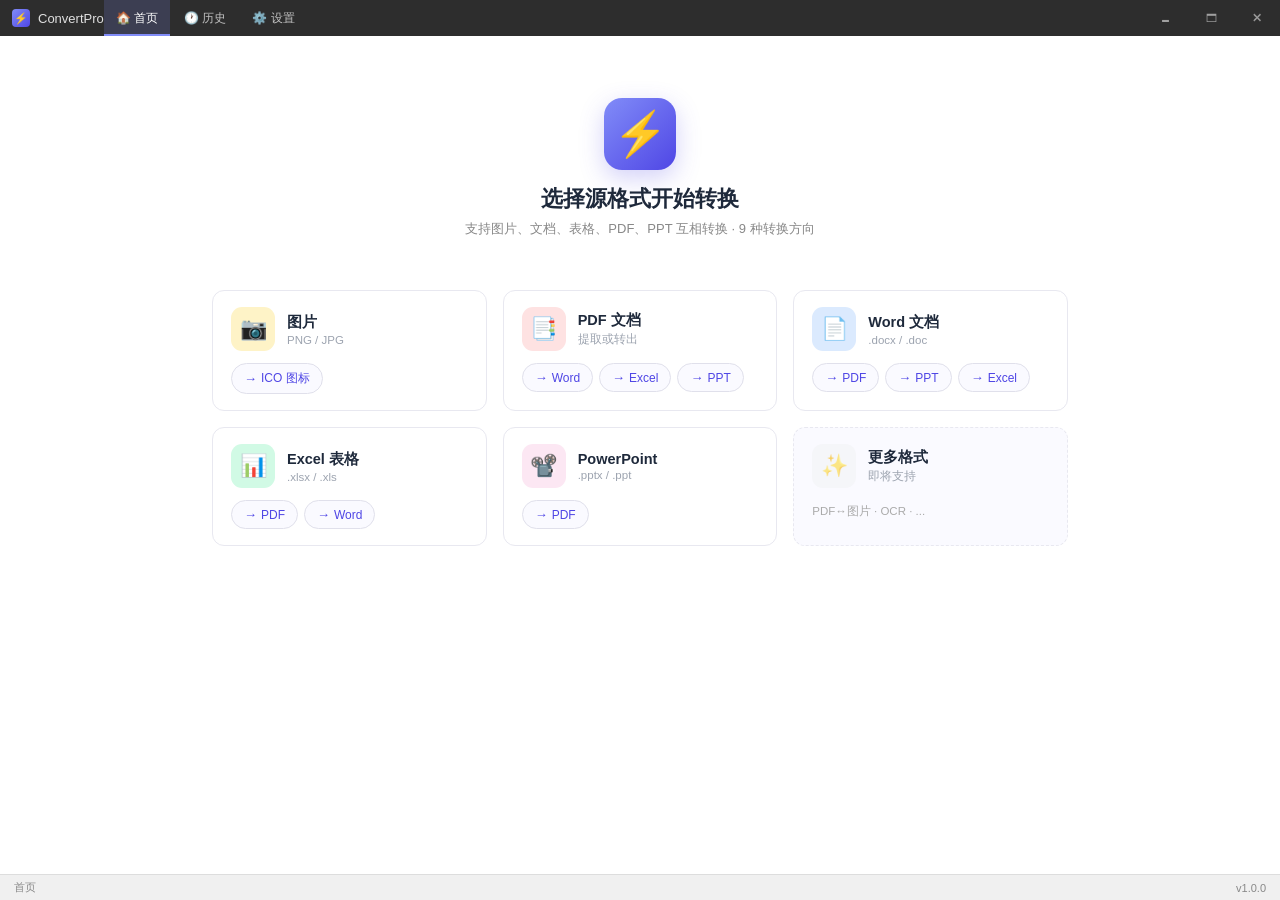
<file: ConvertPro/wwwroot/index.html>
<!DOCTYPE html>
<html lang="zh-CN">
<head>
    <meta charset="UTF-8">
    <meta name="viewport" content="width=device-width, initial-scale=1.0">
    <title>ConvertPro - WPF 桌面转换工具</title>
    
    <link rel="stylesheet" href="css/styles.css">

</head>
<body>

<!-- ======== Toast 容器 ======== -->
<div class="toast-container" id="toastContainer"></div>

<!-- ======== 右键菜单 ======== -->
<div class="ctx-menu" id="ctxMenu">
    <div class="ctx-menu-item" data-action="remove">✕ 移除此文件</div>
    <div class="ctx-menu-item" data-action="clear">🗑️ 清空全部</div>
</div>

<!-- ======== 快捷键提示 ======== -->
<div class="shortcuts-hint" id="shortcutsHint">
    <strong>快捷键</strong><br>
    <kbd>Ctrl</kbd>+<kbd>O</kbd> 打开文件 &nbsp;·&nbsp;
    <kbd>Ctrl</kbd>+<kbd>Shift</kbd>+<kbd>O</kbd> 输出目录<br>
    <kbd>Ctrl</kbd>+<kbd>Enter</kbd> 开始转换 &nbsp;·&nbsp;
    <kbd>Ctrl</kbd>+<kbd>I</kbd> 关于 &nbsp;·&nbsp;
    <kbd>Ctrl</kbd>+<kbd>,</kbd> 设置 &nbsp;·&nbsp;
    <kbd>Ctrl</kbd>+<kbd>H</kbd> 历史 &nbsp;·&nbsp;
    <kbd>?</kbd> 显示此帮助
</div>

<!-- ======== 冲突对话框 ======== -->
<div class="modal-overlay" id="conflictModal">
    <div class="modal-box">
        <div class="modal-header"><h2>⚠️ 文件已存在</h2><button class="modal-close" id="conflictClose">✕</button></div>
        <div class="modal-body">
            <div class="conflict-info">
                目标位置已存在同名文件：<br>
                <strong id="conflictFileName">output.ico</strong>
            </div>
            <div class="conflict-actions">
                <button data-action="overwrite">🔄 <span class="hl">覆盖</span> — 替换已有文件</button>
                <button data-action="rename">📝 <span class="hl">自动重命名</span> — 添加编号避免冲突</button>
                <button data-action="skip">⏭️ <span class="hl">跳过</span> — 不处理此文件</button>
            </div>
        </div>
    </div>
</div>

<!-- ======== 确认对话框 ======== -->
<div class="modal-overlay" id="confirmModal">
    <div class="modal-box">
        <div class="modal-header"><h2 id="confirmTitle">确认转换</h2><button class="modal-close" id="confirmClose">✕</button></div>
        <div class="modal-body">
            <div class="confirm-text" id="confirmText">确认开始转换？</div>
        </div>
        <div class="modal-footer">
            <button class="btn btn-secondary" id="confirmCancel">取消</button>
            <button class="btn btn-primary" id="confirmOk">确认转换</button>
        </div>
    </div>
</div>

<!-- ======== 主窗口 ======== -->
<div class="wpf-window" id="appWindow">

    <!-- 标题栏 -->
    <div class="titlebar">
        <div class="titlebar-left">
            <div class="titlebar-icon">⚡</div>
            <span class="titlebar-title">ConvertPro</span>
        </div>
        <div class="titlebar-center">
            <nav class="titlebar-nav">
                <button class="titlebar-nav-btn active" data-nav="home" title="返回首页">🏠 首页</button>
                <button class="titlebar-nav-btn" data-nav="history" title="转换历史">🕐 历史</button>
                <button class="titlebar-nav-btn" data-nav="settings" title="设置">⚙️ 设置</button>
            </nav>
        </div>
        <div class="titlebar-right">
            <button class="titlebar-btn" id="btnMinimize" title="最小化">🗕</button>
            <button class="titlebar-btn" id="btnMaximize" title="最大化">🗖</button>
            <button class="titlebar-btn btn-close" id="btnClose" title="关闭">✕</button>
        </div>
    </div>

    <!-- 主体 -->
    <div class="app-body">
        <!-- 侧边栏（隐藏，保留 DOM 避免破坏现有 JS 引用） -->
        <aside class="sidebar" style="display:none;">
            <div class="sidebar-header">⚡ ConvertPro</div>
            <div class="sidebar-nav">
                <button class="nav-item active" data-page="png2ico">📐 PNG → ICO <span class="badge">推荐</span></button>
                <div class="sidebar-group-label">📄 文档转换</div>
                <button class="nav-item" data-page="pdf2word">📝 PDF → Word</button>
                <button class="nav-item" data-page="word2pdf">📄 Word → PDF</button>
                <button class="nav-item" data-page="pdf2excel">📊 PDF → Excel</button>
                <button class="nav-item" data-page="excel2pdf">📋 Excel → PDF</button>
                <button class="nav-item" data-page="pdf2ppt">📽️ PDF → PPT</button>
                <div class="sidebar-group-label">📋 系统</div>
                <button class="nav-item" data-page="history">🕐 转换历史</button>
                <button class="nav-item" data-page="settings">⚙️ 设置</button>
            </div>
            <div class="sidebar-footer">
                <button id="btnOpenAbout">ℹ️ 关于 ConvertPro</button>
            </div>
        </aside>

        <!-- 主内容 -->
        <main class="main">

            <!-- ====== 首页（流式向导） ====== -->
            <div class="page active" id="page-home">
                <div class="home-hero">
                    <div class="home-hero-icon">⚡</div>
                    <h1>选择源格式开始转换</h1>
                    <p>支持图片、文档、表格、PDF、PPT 互相转换 · 9 种转换方向</p>
                </div>
                <div class="home-grid">
                    <div class="source-card" data-source="image">
                        <div class="src-head">
                            <div class="src-icon">📷</div>
                            <div class="src-meta">
                                <div class="src-name">图片</div>
                                <div class="src-desc">PNG / JPG</div>
                            </div>
                        </div>
                        <div class="src-targets">
                            <button class="target-chip" data-page="png2ico"><span class="arrow">→</span> ICO 图标</button>
                        </div>
                    </div>

                    <div class="source-card" data-source="pdf">
                        <div class="src-head">
                            <div class="src-icon">📑</div>
                            <div class="src-meta">
                                <div class="src-name">PDF 文档</div>
                                <div class="src-desc">提取或转出</div>
                            </div>
                        </div>
                        <div class="src-targets">
                            <button class="target-chip" data-page="pdf2word"><span class="arrow">→</span> Word</button>
                            <button class="target-chip" data-page="pdf2excel"><span class="arrow">→</span> Excel</button>
                            <button class="target-chip" data-page="pdf2ppt"><span class="arrow">→</span> PPT</button>
                        </div>
                    </div>

                    <div class="source-card" data-source="word">
                        <div class="src-head">
                            <div class="src-icon">📄</div>
                            <div class="src-meta">
                                <div class="src-name">Word 文档</div>
                                <div class="src-desc">.docx / .doc</div>
                            </div>
                        </div>
                        <div class="src-targets">
                            <button class="target-chip" data-page="word2pdf"><span class="arrow">→</span> PDF</button>
                            <button class="target-chip" data-page="word2ppt"><span class="arrow">→</span> PPT</button>
                            <button class="target-chip" data-page="word2excel"><span class="arrow">→</span> Excel</button>
                        </div>
                    </div>

                    <div class="source-card" data-source="excel">
                        <div class="src-head">
                            <div class="src-icon">📊</div>
                            <div class="src-meta">
                                <div class="src-name">Excel 表格</div>
                                <div class="src-desc">.xlsx / .xls</div>
                            </div>
                        </div>
                        <div class="src-targets">
                            <button class="target-chip" data-page="excel2pdf"><span class="arrow">→</span> PDF</button>
                            <button class="target-chip" data-page="excel2word"><span class="arrow">→</span> Word</button>
                        </div>
                    </div>

                    <div class="source-card" data-source="ppt">
                        <div class="src-head">
                            <div class="src-icon">📽️</div>
                            <div class="src-meta">
                                <div class="src-name">PowerPoint</div>
                                <div class="src-desc">.pptx / .ppt</div>
                            </div>
                        </div>
                        <div class="src-targets">
                            <button class="target-chip" data-page="ppt2pdf"><span class="arrow">→</span> PDF</button>
                        </div>
                    </div>

                    <div class="source-card source-card-empty" data-source="more">
                        <div class="src-head">
                            <div class="src-icon">✨</div>
                            <div class="src-meta">
                                <div class="src-name">更多格式</div>
                                <div class="src-desc">即将支持</div>
                            </div>
                        </div>
                        <div class="src-targets">
                            <span class="hint">PDF↔图片 · OCR · ...</span>
                        </div>
                    </div>
                </div>
            </div>

            <!-- ====== PNG → ICO ====== -->
            <div class="page" id="page-png2ico">
                <div class="page-header"><h1>📐 PNG → ICO</h1><p>将 PNG 转换为 Windows 图标，自动嵌入多尺寸</p></div>
                <div class="convert-card">
                    <div class="format-row">
                        <div class="format-box"><span class="ext png">PNG</span><span class="label">源格式</span></div>
                        <span class="format-arrow">→</span>
                        <div class="format-box"><span class="ext ico">ICO</span><span class="label">目标格式</span></div>
                    </div>
                    <div class="drop-zone" data-page="png2ico">
                        <div class="icon-big">📁</div>
                        <p>将 PNG 文件拖拽到此处，或 <span class="highlight">点击选择文件</span></p>
                        <p class="hint">支持 .png 格式，可批量选择</p>
                    </div>
                    <input type="file" class="file-input" accept=".png" multiple data-page="png2ico">

                    <div class="preview-area" data-page="png2ico">
                        <div class="preview-card">
                            <div class="file-icon png">🖼️</div>
                            <div class="preview-info">
                                <div class="name">icon.png</div>
                                <div class="meta"><span class="dims">尺寸: 512×512</span><span class="fsize">大小: --</span></div>
                            </div>
                            <button class="btn-remove" data-page="png2ico">✕</button>
                        </div>
                        <div class="file-list" data-page="png2ico"></div>
                        <div class="options-section">
                            <h3>输出 ICO 尺寸（多尺寸嵌入）</h3>
                            <div class="size-options">
                                <label class="size-chip active"><input type="checkbox" value="16" checked> 16×16</label>
                                <label class="size-chip active"><input type="checkbox" value="32" checked> 32×32</label>
                                <label class="size-chip active"><input type="checkbox" value="48" checked> 48×48</label>
                                <label class="size-chip"><input type="checkbox" value="64"> 64×64</label>
                                <label class="size-chip"><input type="checkbox" value="256"> 256×256</label>
                            </div>
                        </div>
                        <div class="ico-preview-sizes" data-page="png2ico">
                            <div class="ico-size-box"><div class="box s16"></div><div class="lbl">16×16</div></div>
                            <div class="ico-size-box"><div class="box s32"></div><div class="lbl">32×32</div></div>
                            <div class="ico-size-box"><div class="box s48"></div><div class="lbl">48×48</div></div>
                            <div class="ico-size-box"><div class="box s64"></div><div class="lbl">64×64</div></div>
                            <div class="ico-size-box"><div class="box s256"></div><div class="lbl">256×256</div></div>
                        </div>
                        <div class="progress-bar" data-page="png2ico">
                            <div class="progress-track"><div class="progress-fill"></div></div>
                            <div class="progress-label"><span>准备转换...</span><span>0%</span></div>
                        </div>
                        <div class="done-section" data-page="png2ico">
                            <div class="done-badge">✅ 转换完成</div>
                            <div class="output-files" style="margin:6px 0 10px;font-size:12px;color:#555;background:#f8f8f8;border-radius:5px;padding:8px 12px;"></div>
                            <div class="done-actions">
                                <button class="btn btn-success btn-sm btn-open-folder">📂 打开输出文件夹</button>
                                <button class="btn btn-secondary btn-sm btn-reconvert">🔄 重新转换</button>
                            </div>
                        </div>
                    </div>

                    <div class="output-dir-row">
                        <label>📁 输出目录</label>
                        <span class="path" id="outputPath-png2ico">C:\Users\Desktop\ConvertPro_Output</span>
                        <button class="btn btn-secondary btn-sm btn-browse" data-page="png2ico">浏览...</button>
                    </div>

                    <div class="action-bar">
                        <span class="left">
                            <span style="font-size:12px;color:#aaa;" class="status-text">拖入 PNG 开始转换</span>
                            <button class="btn btn-secondary btn-sm btn-cancel" data-page="png2ico" style="display:none">取消</button>
                        </span>
                        <button class="btn btn-secondary btn-sm btn-clear" data-page="png2ico" style="display:none">清空</button>
                        <button class="btn btn-primary btn-convert" data-page="png2ico" disabled>开始转换</button>
                    </div>
                </div>
            </div>

            <!-- ====== PDF → Word ====== -->
            <div class="page" id="page-pdf2word">
                <div class="page-header"><h1>📝 PDF → Word</h1><p>将 PDF 转换为可编辑的 Word 文档</p></div>
                <div class="convert-card">
                    <div class="format-row">
                        <div class="format-box"><span class="ext pdf">PDF</span><span class="label">源格式</span></div>
                        <span class="format-arrow">→</span>
                        <div class="format-box"><span class="ext word">DOCX</span><span class="label">目标格式</span></div>
                        <select class="format-select"><option>.docx (Word 文档)</option><option>.doc (Word 97-2003)</option></select>
                    </div>
                    <div class="drop-zone" data-page="pdf2word">
                        <div class="icon-big">📂</div>
                        <p>将 PDF 文件拖拽到此处，或 <span class="highlight">点击选择文件</span></p>
                        <p class="hint">支持 .pdf 格式，可批量转换</p>
                    </div>
                    <input type="file" class="file-input" accept=".pdf" multiple data-page="pdf2word">
                    <div class="preview-area" data-page="pdf2word">
                        <div class="preview-card"><div class="file-icon pdf">📕</div><div class="preview-info"><div class="name">document.pdf</div><div class="meta"><span>页数: 12</span><span>大小: --</span></div></div><button class="btn-remove" data-page="pdf2word">✕</button></div>
                        <div class="file-list" data-page="pdf2word"></div>
                        <!-- 文档预览 -->
                        <div class="doc-preview" data-page="pdf2word">
                            <div class="doc-preview-tabs">
                                <button class="tab active" data-pane="source">📄 源文件预览</button>
                                <button class="tab" data-pane="output" disabled>📝 转换结果 <span class="count">转换后可见</span></button>
                            </div>
                            <div class="doc-preview-body">
                                <div class="preview-pane active" id="pane-pdf2word-source">
                                    <div class="doc-page-thumb" id="thumbnails-pdf2word"></div>
                                </div>
                                <div class="preview-pane" id="pane-pdf2word-output">
                                    <div class="doc-text-preview" id="output-pdf2word"></div>
                                </div>
                            </div>
                        </div>
                        <div class="options-section">
                            <h3>转换选项</h3>
                            <div class="radio-group">
                                <label><input type="radio" name="pdf2word-layout" value="flow" checked> 流式布局（可编辑）</label>
                                <label><input type="radio" name="pdf2word-layout" value="fixed"> 固定布局（保留排版）</label>
                            </div>
                        </div>
                        <div class="progress-bar" data-page="pdf2word"><div class="progress-track"><div class="progress-fill"></div></div><div class="progress-label"><span>准备转换...</span><span>0%</span></div></div>
                        <div class="done-section" data-page="pdf2word">
                            <div class="done-badge">✅ 转换完成</div>
                            <div class="output-files" style="margin:6px 0 10px;font-size:12px;color:#555;background:#f8f8f8;border-radius:5px;padding:8px 12px;"></div>
                            <div class="done-actions">
                                <button class="btn btn-success btn-sm btn-open-folder">📂 打开输出文件夹</button>
                                <button class="btn btn-secondary btn-sm btn-reconvert">🔄 重新转换</button>
                            </div>
                        </div>
                    </div>
                    <div class="output-dir-row">
                        <label>📁 输出目录</label>
                        <span class="path" id="outputPath-pdf2word">C:\Users\Desktop\ConvertPro_Output</span>
                        <button class="btn btn-secondary btn-sm btn-browse" data-page="pdf2word">浏览...</button>
                    </div>
                    <div class="action-bar">
                        <span class="left">
                            <span style="font-size:12px;color:#aaa;" class="status-text">拖入 PDF 开始转换</span>
                            <button class="btn btn-secondary btn-sm btn-cancel" data-page="pdf2word" style="display:none">取消</button>
                        </span>
                        <button class="btn btn-secondary btn-sm btn-clear" data-page="pdf2word" style="display:none">清空</button>
                        <button class="btn btn-primary btn-convert" data-page="pdf2word" disabled>开始转换</button>
                    </div>
                </div>
            </div>

            <!-- ====== Word → PDF ====== -->
            <div class="page" id="page-word2pdf">
                <div class="page-header"><h1>📄 Word → PDF</h1><p>将 Word 文档转换为 PDF 格式</p></div>
                <div class="convert-card">
                    <div class="format-row">
                        <div class="format-box"><span class="ext word">DOCX</span><span class="label">源格式</span></div>
                        <span class="format-arrow">→</span>
                        <div class="format-box"><span class="ext pdf">PDF</span><span class="label">目标格式</span></div>
                        <span style="flex:1;font-size:11.5px;color:#aaa;text-align:right;">亦支持 .doc</span>
                    </div>
                    <div class="drop-zone" data-page="word2pdf">
                        <div class="icon-big">📂</div>
                        <p>将 Word 文件拖拽到此处，或 <span class="highlight">点击选择文件</span></p>
                        <p class="hint">支持 .docx / .doc 格式</p>
                    </div>
                    <input type="file" class="file-input" accept=".docx,.doc" multiple data-page="word2pdf">
                    <div class="preview-area" data-page="word2pdf">
                        <div class="preview-card"><div class="file-icon word">📄</div><div class="preview-info"><div class="name">report.docx</div><div class="meta"><span>大小: --</span></div></div><button class="btn-remove" data-page="word2pdf">✕</button></div>
                        <div class="file-list" data-page="word2pdf"></div>
                        <!-- 文档预览 -->
                        <div class="doc-preview" data-page="word2pdf">
                            <div class="doc-preview-tabs">
                                <button class="tab active" data-pane="source">📄 源文件预览</button>
                                <button class="tab" data-pane="output" disabled>📝 转换结果 <span class="count">转换后可见</span></button>
                            </div>
                            <div class="doc-preview-body">
                                <div class="preview-pane active" id="pane-word2pdf-source">
                                    <div class="doc-text-preview" id="source-word2pdf"></div>
                                </div>
                                <div class="preview-pane" id="pane-word2pdf-output">
                                    <div class="doc-page-thumb" id="thumbnails-output-word2pdf"></div>
                                </div>
                            </div>
                        </div>
                        <div class="options-section">
                            <h3>输出选项</h3>
                            <label class="opt-check"><input type="checkbox" checked> 保留书签和超链接</label>
                        </div>
                        <div class="progress-bar" data-page="word2pdf"><div class="progress-track"><div class="progress-fill"></div></div><div class="progress-label"><span>准备转换...</span><span>0%</span></div></div>
                        <div class="done-section" data-page="word2pdf">
                            <div class="done-badge">✅ 转换完成</div>
                            <div class="output-files" style="margin:6px 0 10px;font-size:12px;color:#555;background:#f8f8f8;border-radius:5px;padding:8px 12px;"></div>
                            <div class="done-actions">
                                <button class="btn btn-success btn-sm btn-open-folder">📂 打开输出文件夹</button>
                                <button class="btn btn-secondary btn-sm btn-reconvert">🔄 重新转换</button>
                            </div>
                        </div>
                    </div>
                    <div class="output-dir-row">
                        <label>📁 输出目录</label>
                        <span class="path" id="outputPath-word2pdf">C:\Users\Desktop\ConvertPro_Output</span>
                        <button class="btn btn-secondary btn-sm btn-browse" data-page="word2pdf">浏览...</button>
                    </div>
                    <div class="action-bar">
                        <span class="left">
                            <span style="font-size:12px;color:#aaa;" class="status-text">拖入 Word 文件开始转换</span>
                            <button class="btn btn-secondary btn-sm btn-cancel" data-page="word2pdf" style="display:none">取消</button>
                        </span>
                        <button class="btn btn-secondary btn-sm btn-clear" data-page="word2pdf" style="display:none">清空</button>
                        <button class="btn btn-primary btn-convert" data-page="word2pdf" disabled>开始转换</button>
                    </div>
                </div>
            </div>

            <!-- ====== PDF → Excel ====== -->
            <div class="page" id="page-pdf2excel">
                <div class="page-header"><h1>📊 PDF → Excel</h1><p>从 PDF 中提取表格数据到 Excel</p></div>
                <div class="convert-card">
                    <div class="format-row">
                        <div class="format-box"><span class="ext pdf">PDF</span><span class="label">源格式</span></div>
                        <span class="format-arrow">→</span>
                        <div class="format-box"><span class="ext excel">XLSX</span><span class="label">目标格式</span></div>
                        <select class="format-select"><option>.xlsx (Excel 工作簿)</option><option>.xls (Excel 97-2003)</option><option>.csv (逗号分隔)</option></select>
                    </div>
                    <div class="drop-zone" data-page="pdf2excel">
                        <div class="icon-big">📂</div>
                        <p>将 PDF 文件拖拽到此处，或 <span class="highlight">点击选择文件</span></p>
                        <p class="hint">支持 .pdf 格式，自动识别表格</p>
                    </div>
                    <input type="file" class="file-input" accept=".pdf" multiple data-page="pdf2excel">
                    <div class="preview-area" data-page="pdf2excel">
                        <div class="preview-card"><div class="file-icon pdf">📕</div><div class="preview-info"><div class="name">data.pdf</div><div class="meta"><span>页数: 8</span><span>检测到表格: 5</span></div></div><button class="btn-remove" data-page="pdf2excel">✕</button></div>
                        <div class="file-list" data-page="pdf2excel"></div>
                        <!-- 文档预览 -->
                        <div class="doc-preview" data-page="pdf2excel">
                            <div class="doc-preview-tabs">
                                <button class="tab active" data-pane="source">📄 源文件预览</button>
                                <button class="tab" data-pane="output" disabled>📝 转换结果 <span class="count">转换后可见</span></button>
                            </div>
                            <div class="doc-preview-body">
                                <div class="preview-pane active" id="pane-pdf2excel-source">
                                    <div class="doc-table-preview-wrapper" id="source-pdf2excel"></div>
                                </div>
                                <div class="preview-pane" id="pane-pdf2excel-output">
                                    <div class="doc-table-preview-wrapper" id="output-pdf2excel"></div>
                                </div>
                            </div>
                        </div>
                        <div class="options-section">
                            <h3>提取选项</h3>
                            <div class="radio-group">
                                <label><input type="radio" name="pdf2excel-mode" value="table" checked> 仅提取表格</label>
                                <label><input type="radio" name="pdf2excel-mode" value="all"> 提取所有文本</label>
                            </div>
                        </div>
                        <div class="progress-bar" data-page="pdf2excel"><div class="progress-track"><div class="progress-fill"></div></div><div class="progress-label"><span>准备转换...</span><span>0%</span></div></div>
                        <div class="done-section" data-page="pdf2excel">
                            <div class="done-badge">✅ 转换完成</div>
                            <div class="output-files" style="margin:6px 0 10px;font-size:12px;color:#555;background:#f8f8f8;border-radius:5px;padding:8px 12px;"></div>
                            <div class="done-actions">
                                <button class="btn btn-success btn-sm btn-open-folder">📂 打开输出文件夹</button>
                                <button class="btn btn-secondary btn-sm btn-reconvert">🔄 重新转换</button>
                            </div>
                        </div>
                    </div>
                    <div class="output-dir-row">
                        <label>📁 输出目录</label>
                        <span class="path" id="outputPath-pdf2excel">C:\Users\Desktop\ConvertPro_Output</span>
                        <button class="btn btn-secondary btn-sm btn-browse" data-page="pdf2excel">浏览...</button>
                    </div>
                    <div class="action-bar">
                        <span class="left">
                            <span style="font-size:12px;color:#aaa;" class="status-text">拖入 PDF 开始转换</span>
                            <button class="btn btn-secondary btn-sm btn-cancel" data-page="pdf2excel" style="display:none">取消</button>
                        </span>
                        <button class="btn btn-secondary btn-sm btn-clear" data-page="pdf2excel" style="display:none">清空</button>
                        <button class="btn btn-primary btn-convert" data-page="pdf2excel" disabled>开始转换</button>
                    </div>
                </div>
            </div>

            <!-- ====== Excel → PDF ====== -->
            <div class="page" id="page-excel2pdf">
                <div class="page-header"><h1>📋 Excel → PDF</h1><p>将 Excel 表格转换为 PDF 文档</p></div>
                <div class="convert-card">
                    <div class="format-row">
                        <div class="format-box"><span class="ext excel">XLSX</span><span class="label">源格式</span></div>
                        <span class="format-arrow">→</span>
                        <div class="format-box"><span class="ext pdf">PDF</span><span class="label">目标格式</span></div>
                        <span style="flex:1;font-size:11.5px;color:#aaa;text-align:right;">支持 .xlsx / .xls</span>
                    </div>
                    <div class="drop-zone" data-page="excel2pdf">
                        <div class="icon-big">📂</div>
                        <p>将 Excel 文件拖拽到此处，或 <span class="highlight">点击选择文件</span></p>
                        <p class="hint">支持 .xlsx / .xls 格式</p>
                    </div>
                    <input type="file" class="file-input" accept=".xlsx,.xls" multiple data-page="excel2pdf">
                    <div class="preview-area" data-page="excel2pdf">
                        <div class="preview-card"><div class="file-icon excel">📊</div><div class="preview-info"><div class="name">spreadsheet.xlsx</div><div class="meta"><span>工作表: 3</span><span>大小: --</span></div></div><button class="btn-remove" data-page="excel2pdf">✕</button></div>
                        <div class="file-list" data-page="excel2pdf"></div>
                        <!-- 文档预览 -->
                        <div class="doc-preview" data-page="excel2pdf">
                            <div class="doc-preview-tabs">
                                <button class="tab active" data-pane="source">📄 源文件预览</button>
                                <button class="tab" data-pane="output" disabled>📝 转换结果 <span class="count">转换后可见</span></button>
                            </div>
                            <div class="doc-preview-body">
                                <div class="preview-pane active" id="pane-excel2pdf-source">
                                    <div class="doc-table-preview-wrapper" id="source-excel2pdf"></div>
                                </div>
                                <div class="preview-pane" id="pane-excel2pdf-output">
                                    <div class="doc-page-thumb" id="thumbnails-output-excel2pdf"></div>
                                </div>
                            </div>
                        </div>
                        <div class="options-section">
                            <h3>布局选项</h3>
                            <div class="radio-group">
                                <label><input type="radio" name="excel2pdf-orient" value="auto" checked> 自动适应</label>
                                <label><input type="radio" name="excel2pdf-orient" value="landscape"> 横向</label>
                                <label><input type="radio" name="excel2pdf-orient" value="portrait"> 纵向</label>
                            </div>
                        </div>
                        <div class="progress-bar" data-page="excel2pdf"><div class="progress-track"><div class="progress-fill"></div></div><div class="progress-label"><span>准备转换...</span><span>0%</span></div></div>
                        <div class="done-section" data-page="excel2pdf">
                            <div class="done-badge">✅ 转换完成</div>
                            <div class="output-files" style="margin:6px 0 10px;font-size:12px;color:#555;background:#f8f8f8;border-radius:5px;padding:8px 12px;"></div>
                            <div class="done-actions">
                                <button class="btn btn-success btn-sm btn-open-folder">📂 打开输出文件夹</button>
                                <button class="btn btn-secondary btn-sm btn-reconvert">🔄 重新转换</button>
                            </div>
                        </div>
                    </div>
                    <div class="output-dir-row">
                        <label>📁 输出目录</label>
                        <span class="path" id="outputPath-excel2pdf">C:\Users\Desktop\ConvertPro_Output</span>
                        <button class="btn btn-secondary btn-sm btn-browse" data-page="excel2pdf">浏览...</button>
                    </div>
                    <div class="action-bar">
                        <span class="left">
                            <span style="font-size:12px;color:#aaa;" class="status-text">拖入 Excel 文件开始转换</span>
                            <button class="btn btn-secondary btn-sm btn-cancel" data-page="excel2pdf" style="display:none">取消</button>
                        </span>
                        <button class="btn btn-secondary btn-sm btn-clear" data-page="excel2pdf" style="display:none">清空</button>
                        <button class="btn btn-primary btn-convert" data-page="excel2pdf" disabled>开始转换</button>
                    </div>
                </div>
            </div>

            <!-- ====== PPT → PDF ====== -->
            <div class="page" id="page-ppt2pdf">
                <div class="page-header"><h1>📽️ PPT → PDF</h1><p>将 PowerPoint 演示文稿转换为 PDF</p></div>
                <div class="convert-card">
                    <div class="format-row">
                        <div class="format-box"><span class="ext ppt">PPTX</span><span class="label">源格式</span></div>
                        <span class="format-arrow">→</span>
                        <div class="format-box"><span class="ext pdf">PDF</span><span class="label">目标格式</span></div>
                        <span style="flex:1;font-size:11.5px;color:#aaa;text-align:right;">支持 .pptx / .ppt</span>
                    </div>
                    <div class="drop-zone" data-page="ppt2pdf">
                        <div class="icon-big">📂</div>
                        <p>将 PowerPoint 文件拖拽到此处，或 <span class="highlight">点击选择文件</span></p>
                        <p class="hint">支持 .pptx / .ppt 格式</p>
                    </div>
                    <input type="file" class="file-input" accept=".pptx,.ppt" multiple data-page="ppt2pdf">
                    <div class="preview-area" data-page="ppt2pdf">
                        <div class="preview-card"><div class="file-icon ppt">📽️</div><div class="preview-info"><div class="name">presentation.pptx</div><div class="meta"><span>大小: --</span></div></div><button class="btn-remove" data-page="ppt2pdf">✕</button></div>
                        <div class="file-list" data-page="ppt2pdf"></div>
                        <div class="progress-bar" data-page="ppt2pdf"><div class="progress-track"><div class="progress-fill"></div></div><div class="progress-label"><span>准备转换...</span><span>0%</span></div></div>
                        <div class="done-section" data-page="ppt2pdf">
                            <div class="done-badge">✅ 转换完成</div>
                            <div class="output-files" style="margin:6px 0 10px;font-size:12px;color:#555;background:#f8f8f8;border-radius:5px;padding:8px 12px;"></div>
                            <div class="done-actions">
                                <button class="btn btn-success btn-sm btn-open-folder">📂 打开输出文件夹</button>
                                <button class="btn btn-secondary btn-sm btn-reconvert">🔄 重新转换</button>
                            </div>
                        </div>
                    </div>
                    <div class="output-dir-row">
                        <label>📁 输出目录</label>
                        <span class="path" id="outputPath-ppt2pdf">C:\Users\Desktop\ConvertPro_Output</span>
                        <button class="btn btn-secondary btn-sm btn-browse" data-page="ppt2pdf">浏览...</button>
                    </div>
                    <div class="action-bar">
                        <span class="left">
                            <span style="font-size:12px;color:#aaa;" class="status-text">拖入 PowerPoint 文件开始转换</span>
                            <button class="btn btn-secondary btn-sm btn-cancel" data-page="ppt2pdf" style="display:none">取消</button>
                        </span>
                        <button class="btn btn-secondary btn-sm btn-clear" data-page="ppt2pdf" style="display:none">清空</button>
                        <button class="btn btn-primary btn-convert" data-page="ppt2pdf" disabled>开始转换</button>
                    </div>
                </div>
            </div>

            <!-- ====== Word → PPT ====== -->
            <div class="page" id="page-word2ppt">
                <div class="page-header"><h1>📄 Word → PPT</h1><p>AI 分析 Word 文档并生成精美 PPT</p></div>
                <div class="convert-card">
                    <div class="format-row">
                        <div class="format-box"><span class="ext word">DOCX</span><span class="label">源格式</span></div>
                        <span class="format-arrow">→</span>
                        <div class="format-box"><span class="ext ppt">PPTX</span><span class="label">目标格式</span></div>
                        <span class="ai-badge ai-badge-pending" id="word2pptAiStatus">读取中…</span>
                    </div>
                    <div class="drop-zone" data-page="word2ppt">
                        <div class="icon-big">📂</div>
                        <p>将 Word 文件拖拽到此处，或 <span class="highlight">点击选择文件</span></p>
                        <p class="hint">支持 .docx / .doc 格式 · AI 生成结构化大纲</p>
                    </div>
                    <input type="file" class="file-input" accept=".docx,.doc" multiple data-page="word2ppt">
                    <div class="preview-area" data-page="word2ppt">
                        <div class="preview-card"><div class="file-icon word">📄</div><div class="preview-info"><div class="name">document.docx</div><div class="meta"><span>大小: --</span></div></div><button class="btn-remove" data-page="word2ppt">✕</button></div>
                        <div class="file-list" data-page="word2ppt"></div>
                        <div class="progress-bar" data-page="word2ppt"><div class="progress-track"><div class="progress-fill"></div></div><div class="progress-label"><span>准备转换...</span><span>0%</span></div></div>
                        <div class="done-section" data-page="word2ppt">
                            <div class="done-badge">✅ 转换完成</div>
                            <div class="output-files" style="margin:6px 0 10px;font-size:12px;color:#555;background:#f8f8f8;border-radius:5px;padding:8px 12px;"></div>
                            <div class="done-actions">
                                <button class="btn btn-success btn-sm btn-open-folder">📂 打开输出文件夹</button>
                                <button class="btn btn-secondary btn-sm btn-reconvert">🔄 重新转换</button>
                            </div>
                        </div>
                    </div>
                    <div class="output-dir-row">
                        <label>📁 输出目录</label>
                        <span class="path" id="outputPath-word2ppt">C:\Users\Desktop\ConvertPro_Output</span>
                        <button class="btn btn-secondary btn-sm btn-browse" data-page="word2ppt">浏览...</button>
                    </div>
                    <div class="action-bar">
                        <span class="left">
                            <span style="font-size:12px;color:#aaa;" class="status-text">拖入 Word 文件开始转换</span>
                            <button class="btn btn-secondary btn-sm btn-cancel" data-page="word2ppt" style="display:none">取消</button>
                        </span>
                        <button class="btn btn-secondary btn-sm btn-clear" data-page="word2ppt" style="display:none">清空</button>
                        <button class="btn btn-primary btn-convert" data-page="word2ppt" disabled>开始转换</button>
                    </div>
                </div>
            </div>

            <!-- ====== Excel → Word ====== -->
            <div class="page" id="page-excel2word">
                <div class="page-header"><h1>📊 Excel → Word</h1><p>将 Excel 工作表转换为 Word 文档表格</p></div>
                <div class="convert-card">
                    <div class="format-row">
                        <div class="format-box"><span class="ext excel">XLSX</span><span class="label">源格式</span></div>
                        <span class="format-arrow">→</span>
                        <div class="format-box"><span class="ext word">DOCX</span><span class="label">目标格式</span></div>
                        <span style="flex:1;font-size:11.5px;color:#aaa;text-align:right;">每个工作表 → 一级标题 + 表格</span>
                    </div>
                    <div class="drop-zone" data-page="excel2word">
                        <div class="icon-big">📂</div>
                        <p>将 Excel 文件拖拽到此处，或 <span class="highlight">点击选择文件</span></p>
                        <p class="hint">支持 .xlsx / .xls 格式</p>
                    </div>
                    <input type="file" class="file-input" accept=".xlsx,.xls" multiple data-page="excel2word">
                    <div class="preview-area" data-page="excel2word">
                        <div class="preview-card"><div class="file-icon excel">📊</div><div class="preview-info"><div class="name">spreadsheet.xlsx</div><div class="meta"><span>大小: --</span></div></div><button class="btn-remove" data-page="excel2word">✕</button></div>
                        <div class="file-list" data-page="excel2word"></div>
                        <div class="progress-bar" data-page="excel2word"><div class="progress-track"><div class="progress-fill"></div></div><div class="progress-label"><span>准备转换...</span><span>0%</span></div></div>
                        <div class="done-section" data-page="excel2word">
                            <div class="done-badge">✅ 转换完成</div>
                            <div class="output-files" style="margin:6px 0 10px;font-size:12px;color:#555;background:#f8f8f8;border-radius:5px;padding:8px 12px;"></div>
                            <div class="done-actions">
                                <button class="btn btn-success btn-sm btn-open-folder">📂 打开输出文件夹</button>
                                <button class="btn btn-secondary btn-sm btn-reconvert">🔄 重新转换</button>
                            </div>
                        </div>
                    </div>
                    <div class="output-dir-row">
                        <label>📁 输出目录</label>
                        <span class="path" id="outputPath-excel2word">C:\Users\Desktop\ConvertPro_Output</span>
                        <button class="btn btn-secondary btn-sm btn-browse" data-page="excel2word">浏览...</button>
                    </div>
                    <div class="action-bar">
                        <span class="left">
                            <span style="font-size:12px;color:#aaa;" class="status-text">拖入 Excel 文件开始转换</span>
                            <button class="btn btn-secondary btn-sm btn-cancel" data-page="excel2word" style="display:none">取消</button>
                        </span>
                        <button class="btn btn-secondary btn-sm btn-clear" data-page="excel2word" style="display:none">清空</button>
                        <button class="btn btn-primary btn-convert" data-page="excel2word" disabled>开始转换</button>
                    </div>
                </div>
            </div>

            <!-- ====== Word → Excel ====== -->
            <div class="page" id="page-word2excel">
                <div class="page-header"><h1>📄 Word → Excel</h1><p>提取 Word 文档中的所有表格到 Excel 工作簿</p></div>
                <div class="convert-card">
                    <div class="format-row">
                        <div class="format-box"><span class="ext word">DOCX</span><span class="label">源格式</span></div>
                        <span class="format-arrow">→</span>
                        <div class="format-box"><span class="ext excel">XLSX</span><span class="label">目标格式</span></div>
                        <span style="flex:1;font-size:11.5px;color:#aaa;text-align:right;">每个 Word 表格 → 一个工作表</span>
                    </div>
                    <div class="drop-zone" data-page="word2excel">
                        <div class="icon-big">📂</div>
                        <p>将 Word 文件拖拽到此处，或 <span class="highlight">点击选择文件</span></p>
                        <p class="hint">支持 .docx / .doc 格式</p>
                    </div>
                    <input type="file" class="file-input" accept=".docx,.doc" multiple data-page="word2excel">
                    <div class="preview-area" data-page="word2excel">
                        <div class="preview-card"><div class="file-icon word">📄</div><div class="preview-info"><div class="name">document.docx</div><div class="meta"><span>大小: --</span></div></div><button class="btn-remove" data-page="word2excel">✕</button></div>
                        <div class="file-list" data-page="word2excel"></div>
                        <div class="progress-bar" data-page="word2excel"><div class="progress-track"><div class="progress-fill"></div></div><div class="progress-label"><span>准备转换...</span><span>0%</span></div></div>
                        <div class="done-section" data-page="word2excel">
                            <div class="done-badge">✅ 转换完成</div>
                            <div class="output-files" style="margin:6px 0 10px;font-size:12px;color:#555;background:#f8f8f8;border-radius:5px;padding:8px 12px;"></div>
                            <div class="done-actions">
                                <button class="btn btn-success btn-sm btn-open-folder">📂 打开输出文件夹</button>
                                <button class="btn btn-secondary btn-sm btn-reconvert">🔄 重新转换</button>
                            </div>
                        </div>
                    </div>
                    <div class="output-dir-row">
                        <label>📁 输出目录</label>
                        <span class="path" id="outputPath-word2excel">C:\Users\Desktop\ConvertPro_Output</span>
                        <button class="btn btn-secondary btn-sm btn-browse" data-page="word2excel">浏览...</button>
                    </div>
                    <div class="action-bar">
                        <span class="left">
                            <span style="font-size:12px;color:#aaa;" class="status-text">拖入 Word 文件开始转换</span>
                            <button class="btn btn-secondary btn-sm btn-cancel" data-page="word2excel" style="display:none">取消</button>
                        </span>
                        <button class="btn btn-secondary btn-sm btn-clear" data-page="word2excel" style="display:none">清空</button>
                        <button class="btn btn-primary btn-convert" data-page="word2excel" disabled>开始转换</button>
                    </div>
                </div>
            </div>

            <!-- ====== PDF → PPT ====== -->
            <div class="page" id="page-pdf2ppt">
                <div class="page-header"><h1>📽️ PDF → PPT</h1><p>将 PDF 每页转为 PowerPoint 幻灯片</p></div>
                <div class="convert-card">
                    <div class="format-row">
                        <div class="format-box"><span class="ext pdf">PDF</span><span class="label">源格式</span></div>
                        <span class="format-arrow">→</span>
                        <div class="format-box"><span class="ext ppt">PPTX</span><span class="label">目标格式</span></div>
                        <select class="format-select"><option>.pptx (PowerPoint)</option><option>.ppt (PowerPoint 97-2003)</option></select>
                    </div>
                    <div class="drop-zone" data-page="pdf2ppt">
                        <div class="icon-big">📂</div>
                        <p>将 PDF 文件拖拽到此处，或 <span class="highlight">点击选择文件</span></p>
                        <p class="hint">支持 .pdf 格式，每页转为一张幻灯片</p>
                    </div>
                    <input type="file" class="file-input" accept=".pdf" multiple data-page="pdf2ppt">
                    <div class="preview-area" data-page="pdf2ppt">
                        <div class="preview-card"><div class="file-icon pdf">📕</div><div class="preview-info"><div class="name">slides.pdf</div><div class="meta"><span>页数: 15</span><span>将生成 15 张幻灯片</span></div></div><button class="btn-remove" data-page="pdf2ppt">✕</button></div>
                        <div class="file-list" data-page="pdf2ppt"></div>
                        <!-- 文档预览 -->
                        <div class="doc-preview" data-page="pdf2ppt">
                            <div class="doc-preview-tabs">
                                <button class="tab active" data-pane="source">📄 源文件预览</button>
                                <button class="tab" data-pane="output" disabled>📝 转换结果 <span class="count">转换后可见</span></button>
                            </div>
                            <div class="doc-preview-body">
                                <div class="preview-pane active" id="pane-pdf2ppt-source">
                                    <div class="doc-slide-preview" id="source-pdf2ppt"></div>
                                </div>
                                <div class="preview-pane" id="pane-pdf2ppt-output">
                                    <div class="doc-slide-preview" id="output-pdf2ppt"></div>
                                </div>
                            </div>
                        </div>
                        <div class="options-section">
                            <h3>🎨 PPT 模板（34 套 · 可搜索）</h3>
                            <div class="tpl-toolbar">
                                <input type="text" id="tplSearch" class="tpl-search" placeholder="搜索风格，如 商务、中国风、答辩、浅色…" autocomplete="off">
                                <span class="tpl-count" id="tplCount"></span>
                            </div>
                            <div class="tpl-categories" id="tplCategories"><!-- JS 渲染分类筛选 --></div>
                            <div class="tpl-grid-scroll">
                                <div class="tpl-grid" id="tplGrid-pdf2ppt"><!-- JS 渲染 --></div>
                            </div>
                            <h3 style="margin-top:14px;">🤖 AI 引擎</h3>
                            <div class="ai-engine-row">
                                <span id="pdf2pptAiStatus" class="ai-badge ai-badge-pending">读取中…</span>
                                <span class="hint">由 AI 分析 PDF 内容并生成结构化幻灯片，可在「设置」中切换提供商或填写 Key。</span>
                            </div>
                            <p class="hint" style="margin-top:6px;">⏱ AI 生成通常每个文件需要 1–3 分钟，转换过程中请勿关闭窗口。</p>
                        </div>
                        <div class="progress-bar" data-page="pdf2ppt"><div class="progress-track"><div class="progress-fill"></div></div><div class="progress-label"><span>准备转换...</span><span>0%</span></div></div>
                        <div class="done-section" data-page="pdf2ppt">
                            <div class="done-badge">✅ 转换完成</div>
                            <div class="output-files" style="margin:6px 0 10px;font-size:12px;color:#555;background:#f8f8f8;border-radius:5px;padding:8px 12px;"></div>
                            <div class="done-actions">
                                <button class="btn btn-success btn-sm btn-open-folder">📂 打开输出文件夹</button>
                                <button class="btn btn-secondary btn-sm btn-reconvert">🔄 重新转换</button>
                            </div>
                        </div>
                    </div>
                    <div class="output-dir-row">
                        <label>📁 输出目录</label>
                        <span class="path" id="outputPath-pdf2ppt">C:\Users\Desktop\ConvertPro_Output</span>
                        <button class="btn btn-secondary btn-sm btn-browse" data-page="pdf2ppt">浏览...</button>
                    </div>
                    <div class="action-bar">
                        <span class="left">
                            <span style="font-size:12px;color:#aaa;" class="status-text">拖入 PDF 开始转换</span>
                            <button class="btn btn-secondary btn-sm btn-cancel" data-page="pdf2ppt" style="display:none">取消</button>
                        </span>
                        <button class="btn btn-secondary btn-sm btn-clear" data-page="pdf2ppt" style="display:none">清空</button>
                        <button class="btn btn-primary btn-convert" data-page="pdf2ppt" disabled>开始转换</button>
                    </div>
                </div>
            </div>

            <!-- ====== 转换历史 ====== -->
            <div class="page" id="page-history">
                <div class="page-header"><h1>🕐 转换历史</h1><p>查看所有转换记录</p></div>
                <div style="flex:1;overflow-y:auto;">
                    <div id="historyContent">
                        <div class="history-empty">暂无转换记录</div>
                    </div>
                </div>
                <div class="action-bar" style="margin-top:8px;">
                    <button class="btn btn-secondary btn-sm" id="btnClearHistory" style="display:none">🗑️ 清空历史</button>
                </div>
            </div>

            <!-- ====== 设置 ====== -->
            <div class="page" id="page-settings">
                <div class="page-header"><h1>⚙️ 设置</h1><p>自定义转换工具的行为</p></div>
                <div style="flex:1;overflow-y:auto;padding-right:8px;">
                    <div class="settings-group">
                        <h3>📁 输出</h3>
                        <div class="setting-row">
                            <label>默认输出目录</label>
                            <div class="val" style="display:flex;gap:6px;">
                                <input type="text" id="setting-defaultOutput" value="C:\Users\Desktop\ConvertPro_Output" style="flex:1;">
                                <button class="btn btn-secondary btn-sm" id="settingBrowseOutput">浏览</button>
                            </div>
                        </div>
                        <div class="setting-row">
                            <label>文件名冲突时</label>
                            <div class="val">
                                <select id="setting-conflict">
                                    <option value="ask">每次询问（推荐）</option>
                                    <option value="overwrite">自动覆盖</option>
                                    <option value="rename">自动重命名</option>
                                    <option value="skip">跳过</option>
                                </select>
                            </div>
                        </div>
                    </div>
                    <div class="settings-group">
                        <h3>📐 PNG → ICO</h3>
                        <div class="setting-row">
                            <label>默认 ICO 尺寸</label>
                            <div class="val" style="display:flex;gap:6px;flex-wrap:wrap;">
                                <label class="size-chip active" style="cursor:pointer;"><input type="checkbox" value="16" checked> 16</label>
                                <label class="size-chip active" style="cursor:pointer;"><input type="checkbox" value="32" checked> 32</label>
                                <label class="size-chip active" style="cursor:pointer;"><input type="checkbox" value="48" checked> 48</label>
                                <label class="size-chip" style="cursor:pointer;"><input type="checkbox" value="64"> 64</label>
                                <label class="size-chip" style="cursor:pointer;"><input type="checkbox" value="256"> 256</label>
                            </div>
                        </div>
                    </div>
                    <div class="settings-group">
                        <h3>📄 文档</h3>
                        <div class="setting-row">
                            <label>PDF→Word 默认布局</label>
                            <div class="val">
                                <select id="setting-pdf2word-layout">
                                    <option value="flow">流式布局（可编辑）</option>
                                    <option value="fixed">固定布局（保留排版）</option>
                                </select>
                            </div>
                        </div>
                        <div class="setting-row">
                            <label>PDF→Excel 提取模式</label>
                            <div class="val">
                                <select id="setting-pdf2excel-mode">
                                    <option value="table">仅提取表格</option>
                                    <option value="all">提取所有文本</option>
                                </select>
                            </div>
                        </div>
                    </div>
                    <div class="settings-group">
                        <h3>🎯 通用</h3>
                        <div class="setting-row">
                            <label>转换前确认</label>
                            <div class="val">
                                <label class="opt-check"><input type="checkbox" id="setting-preconfirm" checked> 每次转换前显示确认对话框</label>
                            </div>
                        </div>
                        <div class="setting-row">
                            <label>快捷键</label>
                            <div class="val">
                                <label class="opt-check"><input type="checkbox" id="setting-shortcuts" checked> 启用键盘快捷键</label>
                                <span class="hint" style="display:block;margin-top:4px;">按 <kbd style="background:#eee;padding:0 5px;border-radius:3px;font-size:11px;">?</kbd> 查看所有快捷键</span>
                            </div>
                        </div>
                    </div>
                    <div class="settings-group">
                        <h3>🤖 AI 提供商</h3>
                        <div class="setting-row">
                            <label>状态</label>
                            <div class="val">
                                <span id="aiStatusBadge" class="ai-badge ai-badge-pending">读取中…</span>
                            </div>
                        </div>
                        <div class="setting-row">
                            <label>当前提供商</label>
                            <div class="val">
                                <select id="setting-ai-provider"></select>
                            </div>
                        </div>
                        <div class="setting-row">
                            <label>模型</label>
                            <div class="val">
                                <select id="setting-ai-model"></select>
                            </div>
                        </div>
                        <div class="setting-row">
                            <label>API Key</label>
                            <div class="val" style="display:flex;gap:6px;">
                                <input type="password" id="setting-ai-key" placeholder="sk-..." style="flex:1;max-width:none;" autocomplete="off">
                                <button class="btn btn-secondary btn-sm" id="aiSaveKey">保存</button>
                            </div>
                        </div>
                        <div class="setting-row">
                            <label></label>
                            <div class="val" style="display:flex;gap:6px;align-items:center;">
                                <button class="btn btn-secondary btn-sm" id="aiTestBtn">测试连接</button>
                                <span id="aiTestResult" class="hint"></span>
                            </div>
                        </div>
                        <div class="setting-row">
                            <label></label>
                            <div class="val">
                                <span class="hint">Key 持久化在本地（不会上传）。也可设置环境变量 <code style="background:#eee;padding:0 4px;border-radius:3px;">API_KEY</code>，默认作用于 DeepSeek。</span>
                            </div>
                        </div>
                    </div>
                    <div class="settings-group">
                        <h3>🎨 文生图模型 <span class="hint" style="font-size:11px;font-weight:normal;">（PDF→PPT 自动配图）</span></h3>
                        <div class="setting-row">
                            <label>状态</label>
                            <div class="val">
                                <span id="imgStatusBadge" class="ai-badge ai-badge-pending">读取中…</span>
                            </div>
                        </div>
                        <div class="setting-row">
                            <label>当前提供商</label>
                            <div class="val">
                                <select id="setting-img-provider"></select>
                            </div>
                        </div>
                        <div class="setting-row">
                            <label>模型</label>
                            <div class="val">
                                <select id="setting-img-model"></select>
                            </div>
                        </div>
                        <div class="setting-row">
                            <label>API Key</label>
                            <div class="val" style="display:flex;gap:6px;">
                                <input type="password" id="setting-img-key" placeholder="sk-..." style="flex:1;max-width:none;" autocomplete="off">
                                <button class="btn btn-secondary btn-sm" id="imgSaveKey">保存</button>
                            </div>
                        </div>
                        <div class="setting-row">
                            <label></label>
                            <div class="val" style="display:flex;gap:6px;align-items:center;">
                                <button class="btn btn-secondary btn-sm" id="imgTestBtn">测试生成</button>
                                <span id="imgTestResult" class="hint"></span>
                            </div>
                        </div>
                        <div class="setting-row">
                            <label></label>
                            <div class="val">
                                <span class="hint">配置文生图后，AI 生成 PPT 时会按布局（封面/分隔页/左图/上图）自动配图。Key 与聊天 AI 分开存储。</span>
                            </div>
                        </div>
                    </div>
                </div>
                <div class="action-bar" style="margin-top:10px;">
                    <span style="font-size:12px;color:#aaa;flex:1;">更改会自动保存</span>
                    <button class="btn btn-primary" id="btnResetSettings">恢复默认</button>
                </div>
            </div>

        </main>
    </div>

    <!-- 状态栏 -->
    <div class="statusbar">
        <span class="status-hint" id="statusHint">就绪</span>
        <span>v1.0.0</span>
    </div>
</div>

<!-- ======== 关于对话框 ======== -->
<div class="modal-overlay" id="aboutModal">
    <div class="modal-box">
        <div class="modal-header"><h2>关于 ConvertPro</h2><button class="modal-close" id="aboutClose">✕</button></div>
        <div class="modal-body">
            <div class="about-logo">⚡</div>
            <div class="about-name">ConvertPro</div>
            <div class="about-version">版本 1.0.0</div>
            <div class="about-desc">轻量级桌面格式转换工具，基于 WPF 技术构建。<br>界面简洁，操作高效，支持批量处理。</div>
            <div class="about-section-title">✨ 支持的功能</div>
            <div class="about-feature"><span class="icon">📐</span> PNG → ICO — 图标转换，多尺寸嵌入</div>
            <div class="about-feature"><span class="icon">📝</span> PDF → Word — 提取为可编辑 Word</div>
            <div class="about-feature"><span class="icon">📄</span> Word → PDF — Word 转 PDF</div>
            <div class="about-feature"><span class="icon">📊</span> PDF → Excel — 提取表格到 Excel</div>
            <div class="about-feature"><span class="icon">📋</span> Excel → PDF — 表格转 PDF</div>
            <div class="about-feature"><span class="icon">📽️</span> PDF → PPT — PDF 每页转幻灯片</div>
            <div class="about-section-title">📖 使用说明</div>
            <div style="font-size:12.5px;color:#555;line-height:1.8;">
                <p><strong>1.</strong> 在左侧导航栏选择转换功能</p>
                <p><strong>2.</strong> 拖拽文件或点击选择</p>
                <p><strong>3.</strong> 调整输出格式和参数</p>
                <p><strong>4.</strong> 点击「开始转换」</p>
                <p><strong>5.</strong> 完成后打开输出文件夹查看</p>
                <p style="margin-top:6px;color:#999;">💡 支持批量，按 <kbd style="background:#eee;padding:0 5px;border-radius:3px;">?</kbd> 查看快捷键</p>
            </div>
            <div class="about-footer">© 2025 ConvertPro</div>
        </div>
    </div>
</div>

    <script src="js/app.js"></script>

</body>
</html>
</file>
<file: ConvertPro/wwwroot/css/styles.css>
/* ===== 全局 ===== */
        * { margin: 0; padding: 0; box-sizing: border-box; }
        body {
            font-family: 'Segoe UI', 'Microsoft YaHei', sans-serif;
            background: #e8e8e8;
            height: 100vh;
            display: flex;
            align-items: center;
            justify-content: center;
            color: #1e293b;
            user-select: none;
            /* 关键：禁止文档级滚动，确保任何内容都不会撑大窗口 */
            overflow: hidden;
        }
        .file-input { position: fixed; top: 0; left: 0; width: 1px; height: 1px; opacity: 0; z-index: -1; }
        .drop-zone-label { display: block; width: 100%; height: 100%; cursor: pointer; text-align: center; }

        /* ===== 窗口 ===== */
        /* 窗口尺寸完全由 WPF Window 决定（1120×760，可用户调整），
           .wpf-window 始终填满视口，内容在内部滚动，不会反推窗口尺寸 */
        .wpf-window {
            width: 100%; height: 100%;
            background: #fff;
            display: flex; flex-direction: column;
            overflow: hidden;
        }

        /* ===== 标题栏 ===== */
        .titlebar {
            height: 36px; background: #2d2d2d;
            display: flex; align-items: center; justify-content: space-between;
            flex-shrink: 0;
        }
        .titlebar-left { display: flex; align-items: center; gap: 8px; padding-left: 12px; }
        .titlebar-icon { width: 18px; height: 18px; background: linear-gradient(135deg,#818cf8,#4f46e5); border-radius: 4px; display: flex; align-items: center; justify-content: center; font-size: 11px; color: #fff; }
        .titlebar-title { color: #e0e0e0; font-size: 13px; font-weight: 500; }
        .titlebar-center { flex: 1; height: 100%; }
        .titlebar-right { display: flex; height: 100%; }
        .titlebar-btn {
            width: 46px; height: 100%; border: none; background: none;
            color: #a0a0a0; font-size: 11px; cursor: pointer;
            display: flex; align-items: center; justify-content: center;
            transition: all .12s;
            font-family: 'Segoe MDL2 Assets', 'Segoe UI', sans-serif;
        }
        .titlebar-btn:hover { background: rgba(255,255,255,.1); color: #fff; }
        .titlebar-btn.btn-close:hover { background: #e81123; color: #fff; }

        /* ===== 主体 ===== */
        .app-body { flex: 1; display: flex; overflow: hidden; }

        /* ===== 侧边栏 ===== */
        .sidebar {
            width: 200px; background: #f5f5f5;
            border-right: 1px solid #e0e0e0;
            display: flex; flex-direction: column; flex-shrink: 0;
        }
        .sidebar-header {
            padding: 14px 16px 12px; font-size: 12px; font-weight: 600;
            color: #888; text-transform: uppercase; letter-spacing: .8px;
            border-bottom: 1px solid #e0e0e0;
        }
        .sidebar-nav { flex: 1; overflow-y: auto; padding: 6px 8px; }
        .sidebar-group-label {
            font-size: 10.5px; font-weight: 600; color: #aaa;
            padding: 10px 10px 4px; text-transform: uppercase; letter-spacing: .5px;
        }
        .nav-item {
            display: flex; align-items: center; gap: 8px;
            padding: 7px 10px; border-radius: 5px; cursor: pointer;
            font-size: 12.5px; color: #444; border: none; background: none;
            width: 100%; text-align: left; transition: all .1s; margin-bottom: 1px;
        }
        .nav-item:hover { background: #e8e8e8; }
        .nav-item.active { background: #4f46e5; color: #fff; font-weight: 500; }
        .nav-item.active:hover { background: #4338ca; }
        .nav-item .badge {
            margin-left: auto; background: rgba(255,255,255,.25); color: #fff;
            font-size: 9px; padding: 1px 6px; border-radius: 8px; font-weight: 600;
        }
        .nav-item:not(.active) .badge { background: #4f46e5; color: #fff; }
        .sidebar-footer {
            padding: 6px 8px; border-top: 1px solid #e0e0e0;
            display: flex; flex-direction: column; gap: 2px;
        }
        .sidebar-footer button {
            width: 100%; padding: 7px 10px; border: none; background: none;
            border-radius: 5px; cursor: pointer; font-size: 12.5px; color: #555;
            display: flex; align-items: center; gap: 8px; transition: all .1s;
        }
        .sidebar-footer button:hover { background: #e8e8e8; color: #333; }

        /* ===== 主内容区 ===== */
        .main { flex: 1; display: flex; flex-direction: column; padding: 18px 24px; overflow-y: auto; background: #fff; min-width: 0; }
        .page { display: none; flex-direction: column; height: 100%; }
        .page.active { display: flex; }
        .page-header { margin-bottom: 12px; flex-shrink: 0; }
        .page-header h1 { font-size: 17px; font-weight: 700; margin-bottom: 2px; }
        .page-header p { font-size: 12px; color: #888; }

        /* ===== 转换卡片 ===== */
        .convert-card { background: #fafafa; border: 1px solid #e8e8e8; border-radius: 8px; padding: 18px 22px; flex: 1; display: flex; flex-direction: column; min-height: 0; }

        /* ===== 格式行 ===== */
        .format-row {
            display: flex; align-items: center; gap: 12px;
            background: #fff; border: 1px solid #e8e8e8; border-radius: 6px;
            padding: 10px 14px; margin-bottom: 12px; flex-shrink: 0;
        }
        .format-box { display: flex; flex-direction: column; align-items: center; gap: 1px; }
        .format-box .ext { font-size: 14px; font-weight: 700; line-height: 1.2; }
        .format-box .ext.pdf   { color: #dc2626; }
        .format-box .ext.word  { color: #2563eb; }
        .format-box .ext.ppt   { color: #db2777; }
        .format-box .ext.excel { color: #16a34a; }
        .format-box .ext.png   { color: #d97706; }
        .format-box .ext.ico   { color: #4f46e5; }
        .format-box .label { font-size: 9px; color: #aaa; }
        .format-arrow { font-size: 15px; color: #bbb; }
        .format-select { flex: 1; padding: 5px 9px; border: 1px solid #ddd; border-radius: 4px; font-size: 12px; color: #444; background: #fafafa; max-width: 180px; }

        /* ===== 拖拽区 ===== */
        .drop-zone {
            border: 2px dashed #d0d0d0; border-radius: 8px;
            padding: 24px 20px; text-align: center; cursor: pointer;
            transition: all .2s; background: #fff; flex-shrink: 0;
        }
        .drop-zone:hover, .drop-zone.dragover { border-color: #4f46e5; background: #f8f7ff; }
        .drop-zone .icon-big { font-size: 28px; color: #bbb; margin-bottom: 6px; }
        .drop-zone p { font-size: 13px; color: #666; }
        .drop-zone .highlight { color: #4f46e5; font-weight: 600; }
        .drop-zone .hint { font-size: 11.5px; color: #aaa; margin-top: 4px; }
        .drop-zone.invalid { border-color: #ef4444; background: #fef2f2; animation: shake .3s; }
        @keyframes shake { 0%,100%{transform:translateX(0)} 25%{transform:translateX(-6px)} 75%{transform:translateX(6px)} }

        /* ===== Toast 消息 ===== */
        .toast-container {
            position: fixed; top: 20px; right: 20px; z-index: 2000;
            display: flex; flex-direction: column; gap: 8px;
        }
        .toast {
            padding: 12px 20px; border-radius: 8px; color: #fff;
            font-size: 13px; font-weight: 500; box-shadow: 0 4px 20px rgba(0,0,0,.15);
            display: flex; align-items: center; gap: 10px;
            animation: slideIn .25s ease-out; min-width: 260px;
        }
        .toast.error { background: #ef4444; }
        .toast.warning { background: #f59e0b; }
        .toast.success { background: #10b981; }
        .toast.info { background: #3b82f6; }
        @keyframes slideIn { from { transform: translateX(100%); opacity: 0; } to { transform: translateX(0); opacity: 1; } }

        /* ===== 预览区 ===== */
        .preview-area { display: none; margin-top: 12px; flex-shrink: 0; }
        .preview-area.visible { display: block; }
        .preview-card {
            display: flex; align-items: center; gap: 12px;
            background: #fff; border: 1px solid #e8e8e8; border-radius: 6px; padding: 10px 14px;
        }
        .preview-card .file-icon {
            width: 38px; height: 38px; border-radius: 5px;
            display: flex; align-items: center; justify-content: center;
            font-size: 18px; flex-shrink: 0;
        }
        .preview-card .file-icon.pdf  { background: #fee2e2; color: #dc2626; }
        .preview-card .file-icon.word { background: #dbeafe; color: #2563eb; }
        .preview-card .file-icon.ppt  { background: #fce7f3; color: #db2777; }
        .preview-card .file-icon.excel{ background: #dcfce7; color: #16a34a; }
        .preview-card .file-icon.png  { background: #fef3c7; color: #d97706; }

        .preview-info { flex: 1; min-width: 0; }
        .preview-info .name { font-weight: 600; font-size: 12.5px; white-space: nowrap; overflow: hidden; text-overflow: ellipsis; }
        .preview-info .meta { font-size: 11px; color: #999; margin-top: 2px; }
        .preview-info .meta span { margin-right: 12px; }
        .btn-remove { background: none; border: none; color: #bbb; font-size: 15px; cursor: pointer; padding: 3px 7px; border-radius: 4px; flex-shrink: 0; }
        .btn-remove:hover { background: #fee2e2; color: #ef4444; }

        /* ===== 文件列表 ===== */
        .file-list { margin-top: 6px; }
        .file-list-item {
            display: flex; align-items: center; gap: 8px;
            padding: 5px 10px; background: #fff; border: 1px solid #eee;
            border-radius: 4px; margin-bottom: 3px; transition: all .15s;
            position: relative;
        }
        .file-list-item:hover { border-color: #c7d2fe; background: #fafaff; }
        .file-list-item .idx { font-size: 11px; color: #bbb; width: 18px; flex-shrink: 0; }
        .file-list-item .name { flex: 1; font-size: 12px; color: #444; white-space: nowrap; overflow: hidden; text-overflow: ellipsis; }
        .file-list-item .name .err { color: #ef4444; font-weight: 500; }
        .file-list-item .status { font-size: 11px; color: #aaa; white-space: nowrap; flex-shrink: 0; }
        .file-list-item .status.done { color: #059669; font-weight: 500; }
        .file-list-item .status.error { color: #ef4444; font-weight: 500; }
        .file-list-item .status.converting { color: #4f46e5; }

        /* ===== 文件列表右键菜单 ===== */
        .ctx-menu {
            position: fixed; background: #fff; border: 1px solid #ddd;
            border-radius: 6px; box-shadow: 0 6px 24px rgba(0,0,0,.13);
            padding: 4px 0; z-index: 3000; min-width: 150px;
            display: none;
        }
        .ctx-menu.visible { display: block; }
        .ctx-menu-item {
            padding: 7px 16px; font-size: 12.5px; color: #444;
            cursor: pointer; display: flex; align-items: center; gap: 8px;
            transition: background .1s;
        }
        .ctx-menu-item:hover { background: #f0f0f0; }
        .ctx-menu-item.danger { color: #ef4444; }
        .ctx-menu-sep { height: 1px; background: #eee; margin: 4px 8px; }

        /* ===== 选项区 ===== */
        .options-section {
            margin-top: 10px; padding: 10px 14px;
            background: #fff; border: 1px solid #e8e8e8; border-radius: 6px; flex-shrink: 0;
        }
        .options-section h3 { font-size: 11.5px; font-weight: 600; margin-bottom: 6px; color: #555; }
        .size-options { display: flex; gap: 6px; flex-wrap: wrap; }
        .size-chip {
            display: flex; align-items: center; gap: 4px;
            padding: 4px 10px; border: 1px solid #ddd; border-radius: 4px;
            font-size: 12px; color: #555; background: #fafafa;
            cursor: pointer; transition: all .1s; user-select: none;
        }
        .size-chip:hover { border-color: #a5b4fc; }
        .size-chip.active { border-color: #4f46e5; background: #eef2ff; color: #4f46e5; font-weight: 600; }
        .size-chip input { display: none; }

        /* ===== ICO 预览 ===== */
        .ico-preview-sizes { display: none; margin-top: 12px; gap: 12px; align-items: flex-end; flex-shrink: 0; }
        .ico-preview-sizes.visible { display: flex; }
        .ico-size-box { text-align: center; }
        .ico-size-box .box {
            background: #4f46e5; border: 1px solid #4338ca; border-radius: 4px;
            margin: 0 auto 3px; display: flex; align-items: center; justify-content: center;
            font-size: 8px; color: rgba(255,255,255,.7);
        }
        .ico-size-box .box.s16 { width: 40px; height: 40px; }
        .ico-size-box .box.s32 { width: 52px; height: 52px; }
        .ico-size-box .box.s48 { width: 64px; height: 64px; }
        .ico-size-box .box.s64 { width: 40px; height: 40px; }
        .ico-size-box .box.s256{ width: 40px; height: 40px; }
        .ico-size-box .lbl { font-size: 10px; color: #999; }

        /* ===== 文档预览面板 ===== */
        .doc-preview { display: none; margin-top: 10px; flex-shrink: 0; }
        .doc-preview.visible { display: block; }

        .doc-preview-tabs {
            display: flex; gap: 0; border-bottom: 1px solid #e0e0e0;
            background: #f8f8f8; border-radius: 6px 6px 0 0; overflow: hidden;
        }
        .doc-preview-tabs .tab {
            padding: 7px 18px; font-size: 12px; font-weight: 500; color: #888;
            cursor: pointer; border: none; background: none;
            transition: all .1s; border-bottom: 2px solid transparent;
            margin-bottom: -1px;
        }
        .doc-preview-tabs .tab:hover { color: #555; background: #f0f0f0; }
        .doc-preview-tabs .tab.active {
            color: #4f46e5; border-bottom-color: #4f46e5; background: #fff;
        }
        .doc-preview-tabs .tab .count {
            display: inline-block; margin-left: 4px; font-size: 10px;
            background: #e8e8e8; color: #888; padding: 0 6px; border-radius: 8px;
        }
        .doc-preview-tabs .tab.active .count { background: #eef2ff; color: #4f46e5; }

        .doc-preview-body {
            background: #fff; border: 1px solid #e0e0e0; border-top: none;
            border-radius: 0 0 6px 6px; padding: 14px 16px;
            max-height: 260px; overflow-y: auto;
        }

        .doc-preview-body .preview-pane { display: none; }
        .doc-preview-body .preview-pane.active { display: block; }

        /* PDF 页面缩略图 */
        .doc-page-thumb {
            display: flex; gap: 10px; flex-wrap: wrap;
        }
        .doc-page-thumb .page {
            width: 80px; text-align: center; cursor: pointer;
            padding: 6px; border-radius: 4px; border: 1px solid transparent;
            transition: all .1s;
        }
        .doc-page-thumb .page:hover { background: #f5f5f5; border-color: #ddd; }
        .doc-page-thumb .page .thumb {
            width: 80px; height: 100px; background: #f8f8f8;
            border: 1px solid #e0e0e0; border-radius: 3px;
            margin: 0 auto 4px; overflow: hidden;
            display: flex; flex-direction: column; padding: 4px 5px;
        }
        .doc-page-thumb .page .thumb .line {
            height: 4px; background: #ddd; border-radius: 2px; margin-bottom: 3px;
        }
        .doc-page-thumb .page .thumb .line.w8 { width: 80%; }
        .doc-page-thumb .page .thumb .line.w6 { width: 60%; }
        .doc-page-thumb .page .thumb .line.w10{ width: 90%; }
        .doc-page-thumb .page .lbl { font-size: 10px; color: #999; }

        /* 文本预览（Word/PDF 文本） */
        .doc-text-preview { font-size: 12px; color: #444; line-height: 1.8; }
        .doc-text-preview .h { font-weight: 600; font-size: 14px; color: #1e293b; margin-bottom: 4px; }
        .doc-text-preview .h2 { font-weight: 600; color: #333; margin-top: 8px; }
        .doc-text-preview .p { color: #666; margin-bottom: 2px; }

        /* Excel 表格预览 */
        .doc-table-preview { font-size: 11px; width: 100%; border-collapse: collapse; }
        .doc-table-preview th {
            background: #f0f0f0; color: #555; font-weight: 600;
            padding: 5px 10px; border: 1px solid #ddd; text-align: left;
        }
        .doc-table-preview td {
            padding: 4px 10px; border: 1px solid #eee; color: #555;
        }
        .doc-table-preview tr:nth-child(even) td { background: #fafafa; }

        /* PPT 幻灯片预览 */
        .doc-slide-preview {
            display: flex; gap: 12px; flex-wrap: wrap;
        }
        .doc-slide-preview .slide {
            width: 140px; text-align: center; cursor: pointer;
            padding: 6px; border-radius: 4px; border: 1px solid transparent;
        }
        .doc-slide-preview .slide:hover { background: #f5f5f5; border-color: #ddd; }
        .doc-slide-preview .slide .thumb {
            width: 140px; height: 80px; background: linear-gradient(135deg, #f8f8f8, #fff);
            border: 1px solid #e0e0e0; border-radius: 3px; margin: 0 auto 4px;
            display: flex; align-items: center; justify-content: center;
            font-size: 10px; color: #bbb; position: relative;
        }
        .doc-slide-preview .slide .thumb .num {
            position: absolute; top: 3px; right: 5px;
            font-size: 9px; color: #ccc;
        }
        .doc-slide-preview .slide .lbl { font-size: 10px; color: #999; }

        .doc-preview-body::-webkit-scrollbar { width: 4px; }
        .doc-preview-body::-webkit-scrollbar-thumb { background: #d0d0d0; border-radius: 2px; }

        /* ===== 进度条 ===== */
        .progress-bar { display: none; margin-top: 12px; flex-shrink: 0; }
        .progress-bar.visible { display: block; }
        .progress-track { height: 4px; background: #e8e8e8; border-radius: 4px; overflow: hidden; }
        .progress-fill { height: 100%; width: 0%; background: linear-gradient(90deg,#4f46e5,#818cf8); border-radius: 4px; transition: width .3s; }
        .progress-label { font-size: 11px; color: #888; margin-top: 4px; display: flex; justify-content: space-between; }

        /* ===== 完成标识 & 后处理 ===== */
        .done-section { display: none; margin-top: 12px; flex-shrink: 0; }
        .done-section.visible { display: block; }
        .done-badge { display: flex; align-items: center; gap: 6px; color: #059669; font-weight: 600; font-size: 13px; margin-bottom: 8px; }
        .done-actions { display: flex; gap: 8px; flex-wrap: wrap; }
        .done-actions .btn { padding: 6px 16px; font-size: 12px; }

        /* ===== 操作栏 ===== */
        .action-bar { margin-top: auto; display: flex; justify-content: flex-end; align-items: center; gap: 8px; padding-top: 12px; flex-shrink: 0; flex-wrap: wrap; }
        .action-bar .left { flex: 1; display: flex; align-items: center; gap: 10px; flex-wrap: wrap; }

        /* ===== 输出目录 ===== */
        .output-dir-row {
            display: flex; align-items: center; gap: 8px;
            background: #fff; border: 1px solid #e8e8e8; border-radius: 6px;
            padding: 8px 14px; margin-top: 10px; flex-shrink: 0;
        }
        .output-dir-row label { font-size: 11.5px; color: #888; white-space: nowrap; font-weight: 500; }
        .output-dir-row .path {
            flex: 1; font-size: 12px; color: #555; padding: 4px 8px;
            border: 1px solid #eee; border-radius: 4px; background: #fafafa;
            white-space: nowrap; overflow: hidden; text-overflow: ellipsis;
        }
        .output-dir-row .btn-browse { padding: 4px 12px; font-size: 11.5px; }

        /* ===== 按钮 ===== */
        .btn {
            padding: 7px 20px; border-radius: 5px; font-size: 12.5px;
            font-weight: 600; cursor: pointer; border: none; transition: all .1s;
            white-space: nowrap;
        }
        .btn-primary { background: #4f46e5; color: #fff; }
        .btn-primary:hover { background: #4338ca; }
        .btn-primary:disabled { background: #c7d2fe; cursor: not-allowed; }
        .btn-secondary { background: #f0f0f0; color: #555; border: 1px solid #ddd; }
        .btn-secondary:hover { background: #e4e4e4; }
        .btn-danger { background: #fee2e2; color: #dc2626; border: 1px solid #fecaca; }
        .btn-danger:hover { background: #fecaca; }
        .btn-success { background: #059669; color: #fff; }
        .btn-success:hover { background: #047857; }
        .btn-sm { padding: 4px 12px; font-size: 11px; }

        /* ===== 单选/复选 ===== */
        .radio-group { display: flex; gap: 12px; margin-top: 2px; flex-wrap: wrap; }
        .radio-group label { display: flex; align-items: center; gap: 4px; font-size: 12px; color: #555; cursor: pointer; }
        .radio-group input[type="radio"] { accent-color: #4f46e5; }
        .opt-check { display: flex; align-items: center; gap: 5px; font-size: 12px; color: #555; cursor: pointer; }
        .opt-check input[type="checkbox"] { accent-color: #4f46e5; }

        /* ===== 状态栏 ===== */
        .statusbar {
            height: 26px; background: #f0f0f0; border-top: 1px solid #ddd;
            display: flex; align-items: center; padding: 0 14px;
            font-size: 11px; color: #888; flex-shrink: 0; gap: 14px;
        }
        .statusbar .status-hint { flex: 1; }

        /* ===== 模态框 ===== */
        .modal-overlay {
            display: none; position: fixed; z-index: 1000;
            top: 0; left: 0; right: 0; bottom: 0;
            background: rgba(0,0,0,.45); align-items: center; justify-content: center;
        }
        .modal-overlay.visible { display: flex; }
        .modal-box {
            background: #fff; border-radius: 10px; width: 440px;
            max-height: 540px; box-shadow: 0 20px 60px rgba(0,0,0,.25);
            display: flex; flex-direction: column; overflow: hidden;
        }
        .modal-box.wide { width: 560px; }
        .modal-header {
            display: flex; align-items: center; justify-content: space-between;
            padding: 14px 20px 10px; border-bottom: 1px solid #eee;
        }
        .modal-header h2 { font-size: 15px; font-weight: 700; color: #1e293b; }
        .modal-close {
            width: 28px; height: 28px; border: none; background: none;
            font-size: 15px; color: #999; cursor: pointer; border-radius: 4px;
            display: flex; align-items: center; justify-content: center;
        }
        .modal-close:hover { background: #f0f0f0; color: #333; }
        .modal-body { padding: 18px 20px; overflow-y: auto; flex: 1; }
        .modal-footer {
            display: flex; justify-content: flex-end; gap: 8px;
            padding: 12px 20px; border-top: 1px solid #eee;
        }

        /* ===== 关于对话框 ===== */
        .about-logo { width: 50px; height: 50px; background: linear-gradient(135deg,#818cf8,#4f46e5); border-radius: 12px; display: flex; align-items: center; justify-content: center; font-size: 24px; color: #fff; margin: 0 auto 10px; }
        .about-name { text-align: center; font-size: 17px; font-weight: 700; color: #1e293b; }
        .about-version { text-align: center; font-size: 12px; color: #888; margin-bottom: 12px; }
        .about-desc { font-size: 12.5px; color: #555; line-height: 1.6; margin-bottom: 12px; text-align: center; }
        .about-section-title { font-size: 11px; font-weight: 600; color: #888; text-transform: uppercase; letter-spacing: .5px; margin-bottom: 6px; margin-top: 14px; padding-top: 10px; border-top: 1px solid #eee; }
        .about-section-title:first-of-type { border-top: none; margin-top: 0; padding-top: 0; }
        .about-feature { display: flex; align-items: center; gap: 6px; padding: 4px 0; font-size: 12.5px; color: #555; }
        .about-feature .icon { width: 18px; text-align: center; }
        .about-footer { margin-top: 12px; padding-top: 10px; border-top: 1px solid #eee; text-align: center; font-size: 10.5px; color: #bbb; }

        /* ===== 设置页面 ===== */
        .settings-group { margin-bottom: 16px; }
        .settings-group h3 { font-size: 12px; font-weight: 600; color: #555; margin-bottom: 8px; padding-bottom: 4px; border-bottom: 1px solid #eee; }
        .setting-row { display: flex; align-items: center; gap: 10px; padding: 6px 0; }
        .setting-row label { font-size: 12.5px; color: #555; min-width: 120px; }
        .setting-row .val { flex: 1; }
        .setting-row select, .setting-row input[type="text"] { padding: 5px 9px; border: 1px solid #ddd; border-radius: 4px; font-size: 12px; color: #444; background: #fafafa; width: 100%; max-width: 260px; }
        .setting-row .hint { font-size: 11px; color: #aaa; }

        /* ===== AI 徽章 ===== */
        .ai-badge { display: inline-block; padding: 3px 10px; border-radius: 10px; font-size: 11.5px; font-weight: 600; line-height: 1.4; }
        .ai-badge-pending { background: #f3f4f6; color: #9ca3af; }
        .ai-badge-ok { background: #d1fae5; color: #059669; }
        .ai-badge-warn { background: #fef3c7; color: #b45309; }
        #aiTestResult.ok { color: #059669; }
        #aiTestResult.fail { color: #dc2626; }
        #aiTestResult.testing { color: #4f46e5; }
        /* 文生图测试结果（与 AI 聊天测试结果同色规则） */
        #imgTestResult.ok { color: #059669; }
        #imgTestResult.fail { color: #dc2626; }
        #imgTestResult.testing { color: #4f46e5; }

        /* ===== PPT 模板卡片 ===== */
        .tpl-toolbar { display: flex; align-items: center; gap: 8px; margin-bottom: 8px; }
        .tpl-search { flex: 1; padding: 6px 10px; border: 1px solid #d1d5db; border-radius: 6px; font-size: 12px; outline: none; }
        .tpl-search:focus { border-color: #4f46e5; }
        .tpl-count { font-size: 11px; color: #888; white-space: nowrap; }
        .tpl-categories { display: flex; flex-wrap: wrap; gap: 6px; margin-bottom: 8px; }
        .tpl-chip { padding: 3px 10px; border-radius: 12px; font-size: 11.5px; cursor: pointer; background: #f3f4f6; color: #6b7280; border: 1px solid transparent; transition: all .12s; }
        .tpl-chip:hover { background: #e0e7ff; color: #4f46e5; }
        .tpl-chip.active { background: #4f46e5; color: #fff; }
        .tpl-grid-scroll { max-height: 240px; overflow-y: auto; padding-right: 4px; }
        .tpl-grid-scroll::-webkit-scrollbar { width: 6px; }
        .tpl-grid-scroll::-webkit-scrollbar-thumb { background: #cbd5e1; border-radius: 3px; }
        .tpl-grid { display: grid; grid-template-columns: repeat(auto-fill, minmax(140px, 1fr)); gap: 8px; }
        .tpl-card { border: 2px solid #e5e7eb; border-radius: 8px; padding: 0; cursor: pointer; overflow: hidden; transition: border-color .15s, transform .1s; background: #fff; }
        .tpl-card:hover { border-color: #a5b4fc; }
        .tpl-card.active { border-color: #4f46e5; box-shadow: 0 0 0 2px rgba(79,70,229,.15); }
        .tpl-swatch { height: 46px; display: flex; align-items: center; padding: 0 10px; position: relative; }
        .tpl-swatch .swatch-bar { width: 5px; height: 26px; border-radius: 3px; margin-right: 8px; }
        .tpl-swatch .swatch-name { font-size: 12px; font-weight: 600; }
        .tpl-card .tpl-foot { padding: 5px 10px; font-size: 11px; color: #888; display: flex; align-items: center; justify-content: space-between; }
        .tpl-card.active .tpl-foot { color: #4f46e5; font-weight: 600; }
        .tpl-theme-tag { font-size: 10px; padding: 1px 6px; border-radius: 8px; }
        .tpl-theme-dark { background: #1f2937; color: #f9fafb; }
        .tpl-theme-light { background: #f3f4f6; color: #374151; border: 1px solid #e5e7eb; }
        .tpl-empty { grid-column: 1 / -1; padding: 16px; text-align: center; color: #9ca3af; font-size: 12px; }
        .ai-engine-row { display: flex; align-items: center; gap: 10px; flex-wrap: wrap; }

        /* ===== 历史记录 ===== */
        .history-empty { text-align: center; padding: 40px 20px; color: #bbb; font-size: 13px; }
        .history-table { width: 100%; border-collapse: collapse; font-size: 12px; }
        .history-table th { text-align: left; padding: 8px 10px; font-weight: 600; color: #888; border-bottom: 2px solid #eee; font-size: 11px; text-transform: uppercase; }
        .history-table td { padding: 7px 10px; border-bottom: 1px solid #f0f0f0; color: #555; }
        .history-table tr:hover td { background: #fafaff; }
        .history-table .status-tag { display: inline-block; padding: 1px 8px; border-radius: 10px; font-size: 10px; font-weight: 600; }
        .status-tag.success { background: #d1fae5; color: #059669; }

        /* ============================================================
           流式向导布局
           ============================================================ */

        /* ===== 标题栏中央导航 ===== */
        .titlebar-nav {
            display: flex; align-items: center; gap: 2px;
            height: 100%;
        }
        .titlebar-nav-btn {
            background: none; border: none; cursor: pointer;
            color: #c0c0c0; font-size: 12px; font-weight: 500;
            padding: 0 12px; height: 100%;
            display: flex; align-items: center; gap: 4px;
            transition: all .12s; font-family: inherit;
        }
        .titlebar-nav-btn:hover { background: rgba(255,255,255,.08); color: #fff; }
        .titlebar-nav-btn.active {
            background: rgba(129,140,248,.18); color: #fff;
            box-shadow: inset 0 -2px 0 #818cf8;
        }

        /* ===== 首页 Hero ===== */
        #page-home {
            align-items: center;
            justify-content: flex-start;
            padding-top: 20px;
        }
        .home-hero {
            text-align: center;
            margin-bottom: 32px;
            padding: 24px 16px 20px;
            max-width: 640px;
        }
        .home-hero-icon {
            font-size: 44px;
            background: linear-gradient(135deg, #818cf8 0%, #4f46e5 100%);
            width: 72px; height: 72px;
            border-radius: 18px;
            display: inline-flex; align-items: center; justify-content: center;
            color: #fff;
            margin-bottom: 14px;
            box-shadow: 0 8px 24px rgba(79, 70, 229, 0.25);
        }
        .home-hero h1 {
            font-size: 22px; font-weight: 700; color: #1e293b;
            margin-bottom: 6px;
        }
        .home-hero p {
            font-size: 13px; color: #888;
        }

        /* ===== 首页源格式网格 ===== */
        .home-grid {
            display: grid;
            grid-template-columns: repeat(3, 1fr);
            gap: 16px;
            width: 100%;
            max-width: 880px;
            padding: 0 12px;
        }
        .source-card {
            background: #fff;
            border: 1px solid #e8e8f0;
            border-radius: 12px;
            padding: 16px 18px;
            transition: all .15s;
            display: flex; flex-direction: column; gap: 12px;
            cursor: default;
        }
        .source-card:hover {
            border-color: #c7d2fe;
            box-shadow: 0 6px 18px rgba(79, 70, 229, 0.08);
            transform: translateY(-1px);
        }
        .source-card.source-card-empty {
            background: #fafaff;
            border-style: dashed;
            color: #aaa;
        }
        .source-card.source-card-empty .src-icon {
            opacity: .6;
        }
        .src-head {
            display: flex; align-items: center; gap: 12px;
        }
        .src-icon {
            width: 44px; height: 44px;
            border-radius: 11px;
            background: #f3f4f6;
            display: flex; align-items: center; justify-content: center;
            font-size: 22px;
            flex-shrink: 0;
        }
        .source-card[data-source="image"] .src-icon { background: #fef3c7; }
        .source-card[data-source="pdf"] .src-icon { background: #fee2e2; }
        .source-card[data-source="word"] .src-icon { background: #dbeafe; }
        .source-card[data-source="excel"] .src-icon { background: #d1fae5; }
        .source-card[data-source="ppt"] .src-icon { background: #fce7f3; }
        .src-meta { flex: 1; min-width: 0; }
        .src-name {
            font-size: 14.5px; font-weight: 600; color: #1e293b;
            margin-bottom: 2px;
        }
        .src-desc {
            font-size: 11.5px; color: #9ca3af;
        }
        .src-targets {
            display: flex; flex-wrap: wrap; gap: 6px;
        }
        .target-chip {
            display: inline-flex; align-items: center; gap: 4px;
            padding: 6px 12px;
            border: 1px solid #e0e0eb;
            background: #fafaff;
            color: #4f46e5;
            font-size: 12px; font-weight: 500;
            border-radius: 999px;
            cursor: pointer;
            transition: all .12s;
            font-family: inherit;
        }
        .target-chip:hover {
            background: #4f46e5;
            color: #fff;
            border-color: #4f46e5;
        }
        .target-chip .arrow {
            font-weight: 700; font-size: 13px;
        }
        .src-targets .hint {
            font-size: 11.5px; color: #aaa;
            padding: 4px 0;
        }
        .status-tag.error { background: #fee2e2; color: #ef4444; }
        .status-tag.skipped { background: #fef3c7; color: #d97706; }

        /* ===== 冲突对话框 ===== */
        .conflict-info { font-size: 13px; color: #555; line-height: 1.6; margin-bottom: 14px; }
        .conflict-actions { display: flex; flex-direction: column; gap: 6px; }
        .conflict-actions button { padding: 8px 16px; border: 1px solid #ddd; border-radius: 6px; background: #fafafa; cursor: pointer; font-size: 13px; color: #444; text-align: left; display: flex; align-items: center; gap: 8px; transition: all .1s; }
        .conflict-actions button:hover { background: #eef2ff; border-color: #4f46e5; }
        .conflict-actions button .hl { font-weight: 600; color: #4f46e5; }

        /* ===== 快捷键提示浮层 ===== */
        .shortcuts-hint {
            position: fixed; bottom: 50px; left: 50%; transform: translateX(-50%);
            background: rgba(0,0,0,.8); color: #e0e0e0; padding: 14px 24px;
            border-radius: 8px; font-size: 12px; z-index: 5000;
            display: none; line-height: 1.8;
        }
        .shortcuts-hint.visible { display: block; }
        .shortcuts-hint kbd {
            background: rgba(255,255,255,.12); padding: 1px 7px;
            border-radius: 3px; font-size: 11px; font-family: inherit;
        }

        /* ===== 滚动条 ===== */
        .main::-webkit-scrollbar, .sidebar-nav::-webkit-scrollbar, .modal-body::-webkit-scrollbar { width: 5px; }
        .main::-webkit-scrollbar-track, .sidebar-nav::-webkit-scrollbar-track, .modal-body::-webkit-scrollbar-track { background: transparent; }
        .main::-webkit-scrollbar-thumb, .sidebar-nav::-webkit-scrollbar-thumb, .modal-body::-webkit-scrollbar-thumb { background: #d0d0d0; border-radius: 3px; }
        .main::-webkit-scrollbar-thumb:hover { background: #bbb; }

        /* ===== Confirm 对话框 ===== */
        .confirm-text { font-size: 13px; color: #555; line-height: 1.6; }
        .confirm-text .warn { color: #ef4444; font-weight: 500; }

        /* ===== WebView2 伪装原生 ===== */
        /* 隐藏系统滚动条但保留滚动功能 */
        * { scrollbar-width: none !important; }
        *::-webkit-scrollbar { width: 0 !important; height: 0 !important; }
        *::-webkit-scrollbar-track { background: transparent !important; }
        *::-webkit-scrollbar-thumb { background: transparent !important; }
        /* 全局禁用文本选择（input/textarea 除外） */
        * { user-select: none; }
        input, textarea, [contenteditable] { user-select: text; }
</file>
